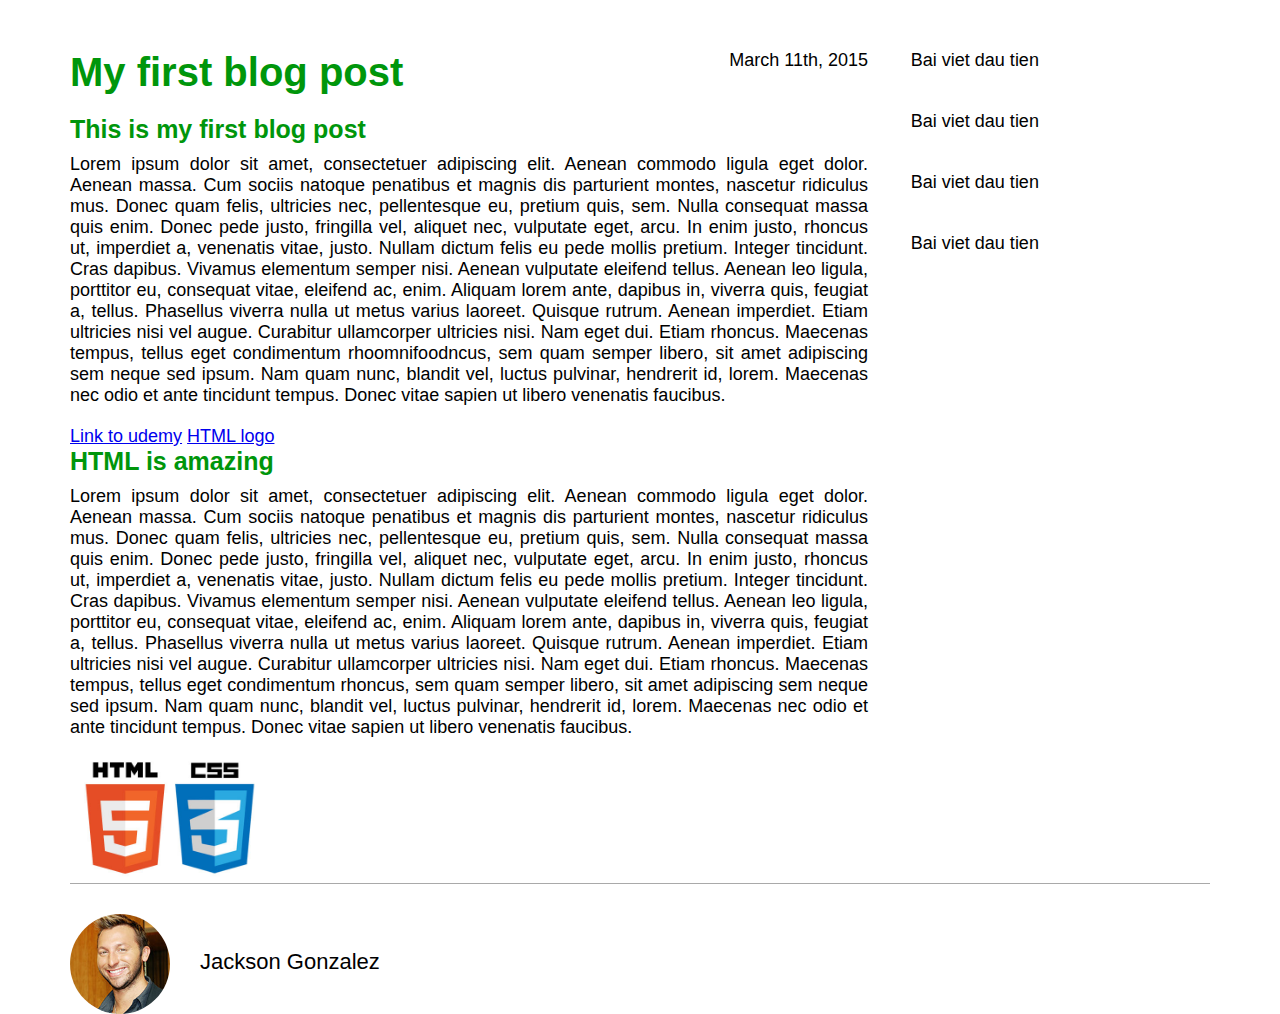
<file: Build Responsive Real World Websites with HTML5 and CSS3/03 Formatting with CSS/index.html>
<!DOCTYPE html>
<html>
   <head>
      <title>My first blog post</title>
      <link rel="stylesheet" type="text/css" href="style.css">
   </head>
   <body>
    <div class="container">
            
        <div class="blog-post">
              <h1>My first blog post</h1>
              <h2>This is my first blog post</h2>
              <p class="date">March 11th, 2015</p>
              <p class="main-text">
                 Lorem ipsum dolor sit amet, consectetuer adipiscing elit. Aenean commodo ligula eget dolor. Aenean massa. Cum sociis natoque penatibus et magnis dis parturient montes, nascetur ridiculus mus. Donec quam felis, ultricies nec, pellentesque eu, pretium quis, sem. Nulla consequat massa quis enim. Donec pede justo, fringilla vel, aliquet nec, vulputate eget, arcu. In enim justo, rhoncus ut, imperdiet a, venenatis vitae, justo. Nullam dictum felis eu pede mollis pretium. Integer tincidunt. Cras dapibus. Vivamus elementum semper nisi. Aenean vulputate eleifend tellus. Aenean leo ligula, porttitor eu, consequat vitae, eleifend ac, enim. Aliquam lorem ante, dapibus in, viverra quis, feugiat a, tellus. Phasellus viverra nulla ut metus varius laoreet. Quisque rutrum. Aenean imperdiet. Etiam ultricies nisi vel augue. Curabitur ullamcorper ultricies nisi. Nam eget dui. Etiam rhoncus. Maecenas tempus, tellus eget condimentum rhoomnifoodncus, sem quam semper libero, sit amet adipiscing sem neque sed ipsum. Nam quam nunc, blandit vel, luctus pulvinar, hendrerit id, lorem. Maecenas nec odio et ante tincidunt tempus. Donec vitae sapien ut libero venenatis faucibus.
              </p>
              <a href="http://www.udemy.com" target="_blank">Link to udemy</a>
              <a href="logo.jpg" target="_blank">HTML logo</a>
              <h2>HTML is amazing</h2>
              <p class="main-text">
                 Lorem ipsum dolor sit amet, consectetuer adipiscing elit. Aenean commodo ligula eget dolor. Aenean massa. Cum sociis natoque penatibus et magnis dis parturient montes, nascetur ridiculus mus. Donec quam felis, ultricies nec, pellentesque eu, pretium quis, sem. Nulla consequat massa quis enim. Donec pede justo, fringilla vel, aliquet nec, vulputate eget, arcu. In enim justo, rhoncus ut, imperdiet a, venenatis vitae, justo. Nullam dictum felis eu pede mollis pretium. Integer tincidunt. Cras dapibus. Vivamus elementum semper nisi. Aenean vulputate eleifend tellus. Aenean leo ligula, porttitor eu, consequat vitae, eleifend ac, enim. Aliquam lorem ante, dapibus in, viverra quis, feugiat a, tellus. Phasellus viverra nulla ut metus varius laoreet. Quisque rutrum. Aenean imperdiet. Etiam ultricies nisi vel augue. Curabitur ullamcorper ultricies nisi. Nam eget dui. Etiam rhoncus. Maecenas tempus, tellus eget condimentum rhoncus, sem quam semper libero, sit amet adipiscing sem neque sed ipsum. Nam quam nunc, blandit vel, luctus pulvinar, hendrerit id, lorem. Maecenas nec odio et ante tincidunt tempus. Donec vitae sapien ut libero venenatis faucibus.
              </p>
              <img src="logo.jpg" alt="The HTML5 logo">
        </div>
        <div class="other-posts">
            <div class="other">
                Bai viet dau tien
            </div>
            <div class="other">
                Bai viet dau tien
            </div>
            <div class="other">
                Bai viet dau tien
            </div>
            <div class="other">
                Bai viet dau tien
            </div>
        </div>
        <div class="clearfix"></div>
        <div class="author">
            <img src="author.jpg" alt="Author photo">
            <p class="author-text">Jackson Gonzalez</p>
        </div>
          
      </div>
   </body>
</html>
</file>
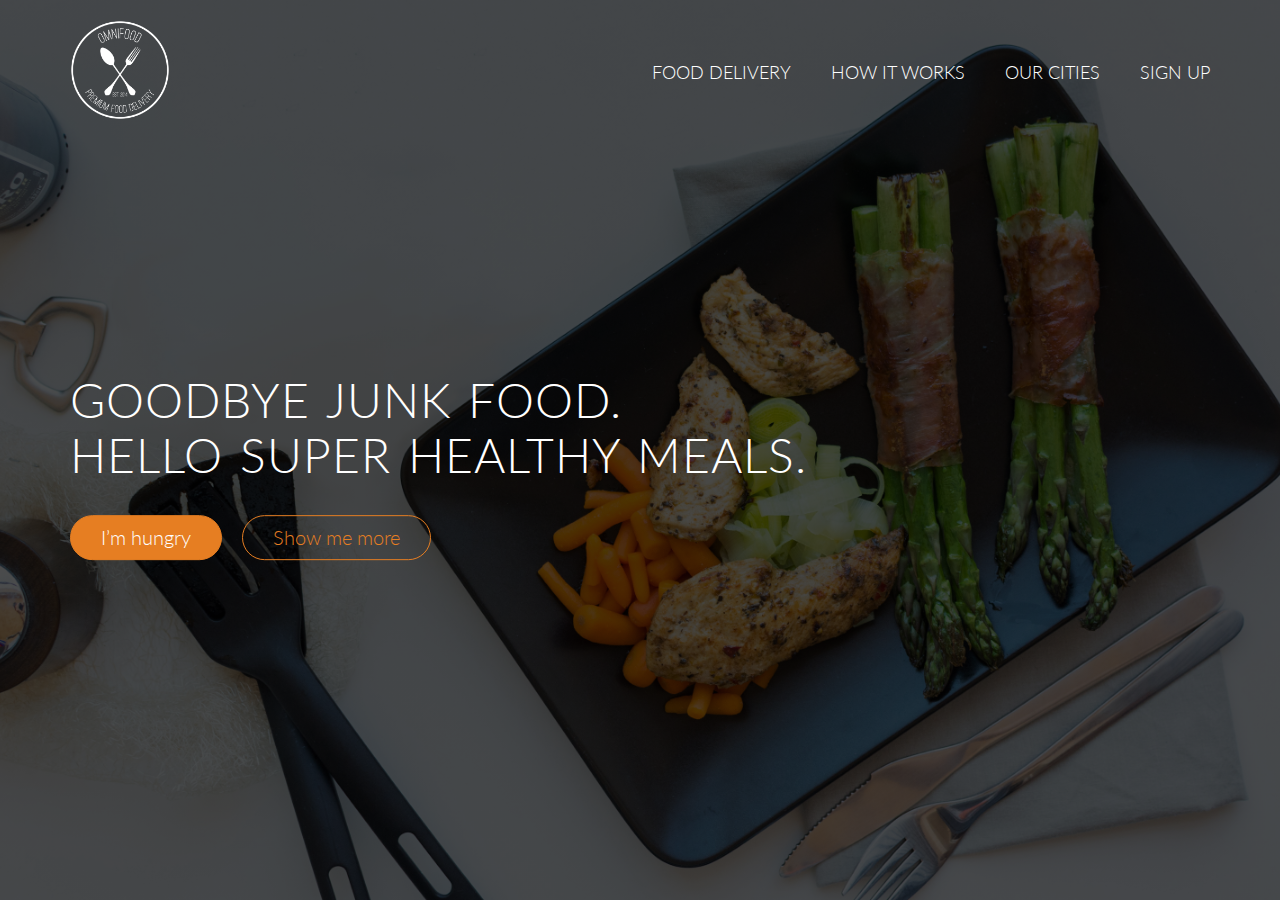
<file: Build Responsive Real World Websites with HTML5 and CSS3/OmnifoodProject/index.html>
<!DOCTYPE html>
<html>
<head>
	<meta charset="utf-8">
	<meta http-equiv="X-UA-Compatible" content="IE=edge">
	<title>Omnifood</title>
	<link rel="stylesheet" href="vendors/css/normalize.css">
	<link rel="stylesheet" href="vendors/css/grid.css">
	<link rel="stylesheet" href="resources/css/style.css">
	<link href='http://fonts.googleapis.com/css?family=Lato:100,300,400,300italic' rel='stylesheet' type='text/css'>

</head>
<body>

	<header>
        <div class="row">
            <img src="resources/img/logo-white.png" alt="Omnifood logo" class="logo">
            <div class="main-nav">
                <ul>
                    <li><a href="#">Food delivery</a></li>
                    <li><a href="#">How it works</a></li>
                    <li><a href="#">Our cities</a></li>
                    <li><a href="#">Sign up </a></li>
                </ul>
            </div>
        </div>
		<div class="hero-text-box">
			<h1>Goodbye junk food. <br/>Hello super healthy meals.</h1>
			<a class="btn btn-full" href="#">I’m hungry </a>
			<a class="btn btn-ghost" href="#">Show me more </a>
		</div>

	</header><!-- /header -->
</body>
</html>
</file>
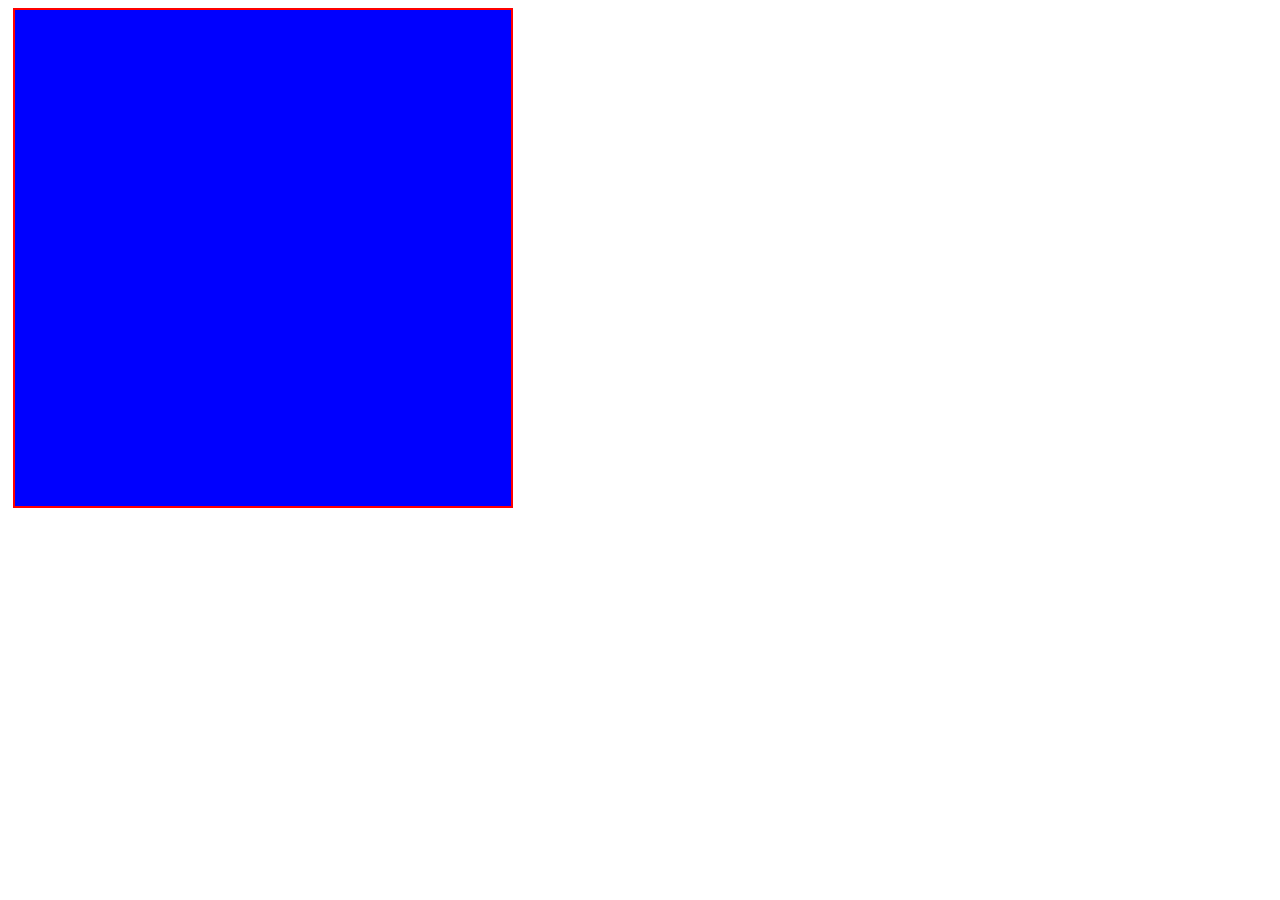
<file: Build Responsive Real World Websites with HTML5 and CSS3/03 Formatting with CSS/boxsizing.html>
<!DOCTYPE html>
<html>
<head>
	<meta charset="utf-8">
	<meta http-equiv="X-UA-Compatible" content="IE=edge">
	<title></title>
	<style type="text/css" media="screen">
		* {
			box-sizing: border-box; 
		}
		div {
			height: 500px;
			width: 500px;
			padding:200px;
			border: 2px solid red;
			margin:5px;
			background-color: blue;
			
		}
	</style>
</head>
<body>
	<div>
		
	</div>
</body>
</html>
</file>
<file: Build Responsive Real World Websites with HTML5 and CSS3/03 Formatting with CSS/style.css>
*{
    margin: 0;
    padding: 0;
    box-sizing: border-box;
}
.clearfix:after{
    content: "";
    display: table;
    clear:both;
}
body {
    font-family: Helvetica Neue, Arial;
    font-size: 18px;
}

h1, h2 {
    color: #00960b;
    
}

h1 {
    font-size: 40px;
    margin-bottom: 20px;
}


h2 {
    font-size: 25px;
    margin-bottom: 10px;
}

.main-text {
    text-align: justify;
    margin-bottom: 20px;
}

.author-text {
    font-size: 22px;
    float: left;
    margin-top: 30px;
    margin-left: 10px;
}
.container{
    width: 1140px;
    margin: 50px auto 0 auto;
}
.blog-post{
    width: 70%;
    float:left;
    position: relative;
}
.blog-post img {
    width: 200px;
    
}
.date {
    position:absolute;
    top: 0;
    right: 0;
}
.other-posts {
    width: 28%;
    float:right;
}
.other {
    margin-bottom: 40px;
    margin-left:20px;
}
.author {
    width: 100%;
    padding-top:30px;
    border-top: 1px solid #A9A9A9;
}
.author img {
    float:left;
    width:100px;
    border-radius: 50%;
}
.author p {
   
    padding:5px 0 0 20px;
}
</file>
<file: Build Responsive Real World Websites with HTML5 and CSS3/OmnifoodProject/vendors/css/grid.css>
/*  SECTIONS  ============================================================================= */

.section {
	clear: both;
	padding: 0px;
	margin: 0px;
}

/*  GROUPING  ============================================================================= */

.row {
    zoom: 1; /* For IE 6/7 (trigger hasLayout) */
}

.row:before,
.row:after {
    content:"";
    display:table;
}
.row:after {
    clear:both;
}

/*  GRID COLUMN SETUP   ==================================================================== */

.col {
	display: block;
	float:left;
	margin: 1% 0 1% 1.6%;
}

.col:first-child { margin-left: 0; } /* all browsers except IE6 and lower */


/*  REMOVE MARGINS AS ALL GO FULL WIDTH AT 480 PIXELS */

@media only screen and (max-width: 480px) {
	.col { 
		/*margin: 1% 0 1% 0%;*/
        margin: 0;
	}
}


/*  GRID OF TWO   ============================================================================= */


.span-2-of-2 {
	width: 100%;
}

.span-1-of-2 {
	width: 49.2%;
}

/*  GO FULL WIDTH AT LESS THAN 480 PIXELS */

@media only screen and (max-width: 480px) {
	.span-2-of-2 {
		width: 100%; 
	}
	.span-1-of-2 {
		width: 100%; 
	}
}


/*  GRID OF THREE   ============================================================================= */

	
.span-3-of-3 {
	width: 100%; 
}

.span-2-of-3 {
	width: 66.13%; 
}

.span-1-of-3 {
	width: 32.26%; 
}


/*  GO FULL WIDTH AT LESS THAN 480 PIXELS */

@media only screen and (max-width: 480px) {
	.span-3-of-3 {
		width: 100%; 
	}
	.span-2-of-3 {
		width: 100%; 
	}
	.span-1-of-3 {
		width: 100%;
	}
}

/*  GRID OF FOUR   ============================================================================= */

	
.span-4-of-4 {
	width: 100%; 
}

.span-3-of-4 {
	width: 74.6%; 
}

.span-2-of-4 {
	width: 49.2%; 
}

.span-1-of-4 {
	width: 23.8%; 
}


/*  GO FULL WIDTH AT LESS THAN 480 PIXELS */

@media only screen and (max-width: 480px) {
	.span-4-of-4 {
		width: 100%; 
	}
	.span-3-of-4 {
		width: 100%; 
	}
	.span-2-of-4 {
		width: 100%; 
	}
	.span-1-of-4 {
		width: 100%; 
	}
}


/*  GRID OF FIVE   ============================================================================= */

	
.span-5-of-5 {
	width: 100%;
}

.span-4-of-5 {
  	width: 79.68%; 
}

.span-3-of-5 {
  	width: 59.36%; 
}

.span-2-of-5 {
  	width: 39.04%;
}

.span-1-of-5 {
  	width: 18.72%;
}


/*  GO FULL WIDTH AT LESS THAN 480 PIXELS */

@media only screen and (max-width: 480px) {
	.span-5-of-5 {
		width: 100%; 
	}
	.span-4-of-5 {
		width: 100%; 
	}
	.span-3-of-5 {
		width: 100%; 
	}
	.span-2-of-5 {
		width: 100%; 
	}
	.span-1-of-5 {
		width: 100%; 
	}
}


/*  GRID OF SIX   ============================================================================= */


.span-6-of-6 {
	width: 100%;
}

.span-5-of-6 {
  	width: 83.06%;
}

.span-4-of-6 {
  	width: 66.13%;
}

.span-3-of-6 {
  	width: 49.2%;
}

.span-2-of-6 {
  	width: 32.26%;
}

.span-1-of-6 {
  	width: 15.33%;
}


/*  GO FULL WIDTH AT LESS THAN 480 PIXELS */

@media only screen and (max-width: 480px) {
	.span-6-of-6 {
		width: 100%; 
	}
	.span-5-of-6 {
		width: 100%; 
	}
	.span-4-of-6 {
		width: 100%; 
	}
	.span-3-of-6 {
		width: 100%; 
	}
	.span-2-of-6 {
		width: 100%; 
	}
	.span-1-of-6 {
		width: 100%; 
	}
}



/*  GRID OF SEVEN   ============================================================================= */


.span-7-of-7 {
	width: 100%;
}

.span-6-of-7 {
	width: 85.48%;
}

.span-5-of-7 {
  	width: 70.97%;
}

.span-4-of-7 {
  	width: 56.45%;
}

.span-3-of-7 {
  	width: 41.94%;
}

.span-2-of-7 {
  	width: 27.42%;
}

.span-1-of-7 {
  	width: 12.91%;
}


/*  GO FULL WIDTH AT LESS THAN 480 PIXELS */

@media only screen and (max-width: 480px) {
	.span-7-of-7 {
		width: 100%; 
	}
	.span-6-of-7 {
		width: 100%; 
	}
	.span-5-of-7 {
		width: 100%; 
	}
	.span-4-of-7 {
		width: 100%; 
	}
	.span-3-of-7 {
		width: 100%; 
	}
	.span-2-of-7 {
		width: 100%; 
	}
	.span-1-of-7 {
		width: 100%; 
	}
}


/*  GRID OF EIGHT   ============================================================================= */

	
.span-8-of-8 {
	width: 100%;
}

.span-7-of-8 {
	width: 87.3%; 
}

.span-6-of-8 {
	width: 74.6%; 
}

.span-5-of-8 {
	width: 61.9%; 
}

.span-4-of-8 {
	width: 49.2%; 
}

.span-3-of-8 {
	width: 36.5%;
}

.span-2-of-8 {
	width: 23.8%; 
}

.span-1-of-8 {
	width: 11.1%; 
}


/*  GO FULL WIDTH AT LESS THAN 480 PIXELS */

@media only screen and (max-width: 480px) {
	.span-8-of-8 {
		width: 100%; 
	}
	.span-7-of-8 {
		width: 100%; 
	}
	.span-6-of-8 {
		width: 100%; 
	}
	.span-5-of-8 {
		width: 100%; 
	}
	.span-4-of-8 {
		width: 100%; 
	}
	.span-3-of-8 {
		width: 100%; 
	}
	.span-2-of-8 {
		width: 100%; 
	}
	.span-1-of-8 {
		width: 100%; 
	}
}


/*  GRID OF NINE   ============================================================================= */


.span-9-of-9 {
	width: 100%;
}

.span-8-of-9 {
	width: 88.71%;
}

.span-7-of-9 {
	width: 77.42%; 
}

.span-6-of-9 {
	width: 66.13%; 
}

.span-5-of-9 {
	width: 54.84%; 
}

.span-4-of-9 {
	width: 43.55%; 
}

.span-3-of-9 {
	width: 32.26%;
}

.span-2-of-9 {
	width: 20.97%; 
}

.span-1-of-9 {
	width: 9.68%; 
}


/*  GO FULL WIDTH AT LESS THAN 480 PIXELS */

@media only screen and (max-width: 480px) {
	.span-9-of-9 {
		width: 100%; 
	}
	.span-8-of-9 {
		width: 100%; 
	}
	.span-7-of-9 {
		width: 100%; 
	}
	.span-6-of-9 {
		width: 100%; 
	}
	.span-5-of-9 {
		width: 100%; 
	}
	.span-4-of-9 {
		width: 100%; 
	}
	.span-3-of-9 {
		width: 100%; 
	}
	.span-2-of-9 {
		width: 100%; 
	}
	.span-1-of-9 {
		width: 100%; 
	}
}


/*  GRID OF TEN   ============================================================================= */


.span-10-of-10 {
	width: 100%;
}

.span-9-of-10 {
	width: 89.84%;
}

.span-8-of-10 {
	width: 79.68%;
}

.span-7-of-10 {
	width: 69.52%; 
}

.span-6-of-10 {
	width: 59.36%; 
}

.span-5-of-10 {
	width: 49.2%; 
}

.span-4-of-10 {
	width: 39.04%; 
}

.span-3-of-10 {
	width: 28.88%;
}

.span-2-of-10 {
	width: 18.72%; 
}

.span-1-of-10 {
	width: 8.56%; 
}


/*  GO FULL WIDTH AT LESS THAN 480 PIXELS */

@media only screen and (max-width: 480px) {
	.span-10-of-10 {
		width: 100%; 
	}
	.span-9-of-10 {
		width: 100%; 
	}
	.span-8-of-10 {
		width: 100%; 
	}
	.span-7-of-10 {
		width: 100%; 
	}
	.span-6-of-10 {
		width: 100%; 
	}
	.span-5-of-10 {
		width: 100%; 
	}
	.span-4-of-10 {
		width: 100%; 
	}
	.span-3-of-10 {
		width: 100%; 
	}
	.span-2-of-10 {
		width: 100%; 
	}
	.span-1-of-10 {
		width: 100%; 
	}
}


/*  GRID OF ELEVEN   ============================================================================= */

.span-11-of-11 {
	width: 100%;
}

.span-10-of-11 {
	width: 90.76%;
}

.span-9-of-11 {
	width: 81.52%;
}

.span-8-of-11 {
	width: 72.29%;
}

.span-7-of-11 {
	width: 63.05%; 
}

.span-6-of-11 {
	width: 53.81%; 
}

.span-5-of-11 {
	width: 44.58%; 
}

.span-4-of-11 {
	width: 35.34%; 
}

.span-3-of-11 {
	width: 26.1%;
}

.span-2-of-11 {
	width: 16.87%; 
}

.span-1-of-11 {
	width: 7.63%; 
}


/*  GO FULL WIDTH AT LESS THAN 480 PIXELS */

@media only screen and (max-width: 480px) {
	.span-11-of-11 {
		width: 100%; 
	}
	.span-10-of-11 {
		width: 100%; 
	}
	.span-9-of-11 {
		width: 100%; 
	}
	.span-8-of-11 {
		width: 100%; 
	}
	.span-7-of-11 {
		width: 100%; 
	}
	.span-6-of-11 {
		width: 100%; 
	}
	.span-5-of-11 {
		width: 100%; 
	}
	.span-4-of-11 {
		width: 100%; 
	}
	.span-3-of-11 {
		width: 100%; 
	}
	.span-2-of-11 {
		width: 100%; 
	}
	.span-1-of-11 {
		width: 100%; 
	}
}


/*  GRID OF TWELVE   ============================================================================= */

.span-12-of-12 {
	width: 100%;
}

.span-11-of-12 {
	width: 91.53%;
}

.span-10-of-12 {
	width: 83.06%;
}

.span-9-of-12 {
	width: 74.6%;
}

.span-8-of-12 {
	width: 66.13%;
}

.span-7-of-12 {
	width: 57.66%; 
}

.span-6-of-12 {
	width: 49.2%; 
}

.span-5-of-12 {
	width: 40.73%; 
}

.span-4-of-12 {
	width: 32.26%; 
}

.span-3-of-12 {
	width: 23.8%;
}

.span-2-of-12 {
	width: 15.33%; 
}

.span-1-of-12 {
	width: 6.86%; 
}


/*  GO FULL WIDTH AT LESS THAN 480 PIXELS */

@media only screen and (max-width: 480px) {
	.span-12-of-12 {
		width: 100%; 
	}
	.span-11-of-12 {
		width: 100%; 
	}
	.span-10-of-12 {
		width: 100%; 
	}
	.span-9-of-12 {
		width: 100%; 
	}
	.span-8-of-12 {
		width: 100%; 
	}
	.span-7-of-12 {
		width: 100%; 
	}
	.span-6-of-12 {
		width: 100%; 
	}
	.span-5-of-12 {
		width: 100%; 
	}
	.span-4-of-12 {
		width: 100%; 
	}
	.span-3-of-12 {
		width: 100%; 
	}
	.span-2-of-12 {
		width: 100%; 
	}
	.span-1-of-12 {
		width: 100%; 
	}
}
</file>
<file: Build Responsive Real World Websites with HTML5 and CSS3/OmnifoodProject/resources/css/style.css>
/********************************/
/*      BASIC SETUP             */
/********************************/
* {
	margin:0;
	padding:0;
	box-sizing: border-box;
}
html {
	background-color: #fff;
	color: #555;
	font-family: 'Lato','Arial',sans-serif;
	font-weight: 300;
	font-size: 20px;
	text-rendering: optimizeLegibility;
}

/********************************/
/*      reusable components     */
/********************************/

.row {
	max-width: 1140px;
	margin:0 auto;
}

/*HEADINGS*/
h1{
	color:#fff;
    font-size: 240%;
    font-weight: 300;
    letter-spacing: 1px;
    word-spacing: 3px;
    text-transform: uppercase;
}

/*BOTTONS*/
.btn:link, 
.btn:visited {
    display: inline-block;
    padding: 10px 30px;
    border-radius: 200px;
    text-decoration: none;
    color:#fff;
    font-weight: 300;
    transition: backgroud-color 0.2s, border 0.2s, color 0.2s;
}

.btn-full:link, 
.btn-full:visited {
    background-color: #e67e22;
    margin-right: 15px;
    border: 1px solid #e67e22;
}
.btn-ghost:link, 
.btn-full:visited {
    color: #e67e22;
    border: 1px solid #e67e22;
}
.btn:active, 
.btn:hover {
    color: #fff;
    background-color: #cf6d17;
    border: 1px solid #cf6d17;
}

/********************************/
/*      HEADER                  */
/********************************/
header {
	background-image: linear-gradient(rgba(0, 0, 0, 0.7),rgba(0, 0, 0, 0.7)), url(../img/hero.jpg);
	background-size:cover;
	background-position: center;
	height: 100vh;

}

.hero-text-box {
	position: absolute;
	top: 50%;
	left: 50%; 
	width:1140px; 
	transform: translate(-50%,-50%)	; 
}

.logo {
    margin-top: 20px;
    width: 100px;
    height: auto;
    float:left;
}
.main-nav {
    float:right;
    margin-top:60px;
}
.main-nav li {
    display: inline-block;
    list-style: none;
    float:left;
    margin-left:40px;
    
}

.main-nav a:link, 
.main-nav a:visited{
    padding-bottom: 10px;
    color: #fff;
    text-decoration: none;
    text-transform: uppercase;
    font-size: 90%;
    border-bottom: 2px solid transparent;
    transition: border-bottom .2s;
}
.main-nav a:hover, 
.main-nav a:active {
    border-bottom: 2px solid #e67e22;
}
</file>
